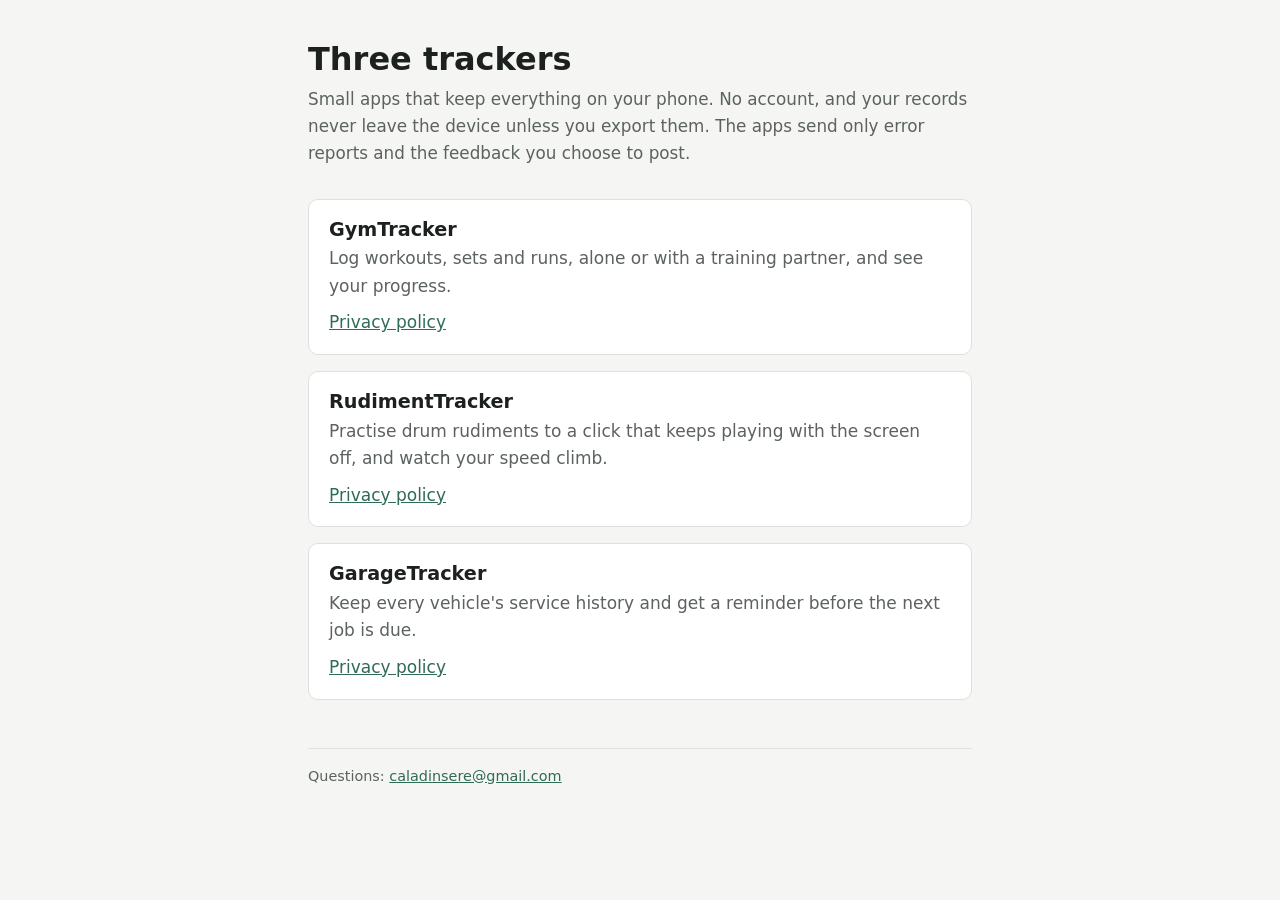
<file: index.html>
<!doctype html>
<html lang="en">
<head>
    <meta charset="utf-8">
    <meta name="viewport" content="width=device-width, initial-scale=1">
    <title>GymTracker, RudimentTracker and GarageTracker</title>
    <meta name="description" content="Three small trackers that keep everything on your phone.">
    <link rel="stylesheet" href="style.css">
</head>
<body>
<main>
    <h1>Three trackers</h1>
    <p class="lede">Small apps that keep everything on your phone. No account, and your records
        never leave the device unless you export them. The apps send only error reports and the
        feedback you choose to post.</p>

    <div class="apps">
        <section class="app">
            <h2>GymTracker</h2>
            <p>Log workouts, sets and runs, alone or with a training partner, and see your progress.</p>
            <a href="privacy/gymtracker.html">Privacy policy</a>
        </section>

        <section class="app">
            <h2>RudimentTracker</h2>
            <p>Practise drum rudiments to a click that keeps playing with the screen off, and watch your speed climb.</p>
            <a href="privacy/rudimenttracker.html">Privacy policy</a>
        </section>

        <section class="app">
            <h2>GarageTracker</h2>
            <p>Keep every vehicle's service history and get a reminder before the next job is due.</p>
            <a href="privacy/garagetracker.html">Privacy policy</a>
        </section>
    </div>

    <footer>
        Questions: <a href="mailto:caladinsere@gmail.com">caladinsere@gmail.com</a>
    </footer>
</main>
</body>
</html>
</file>
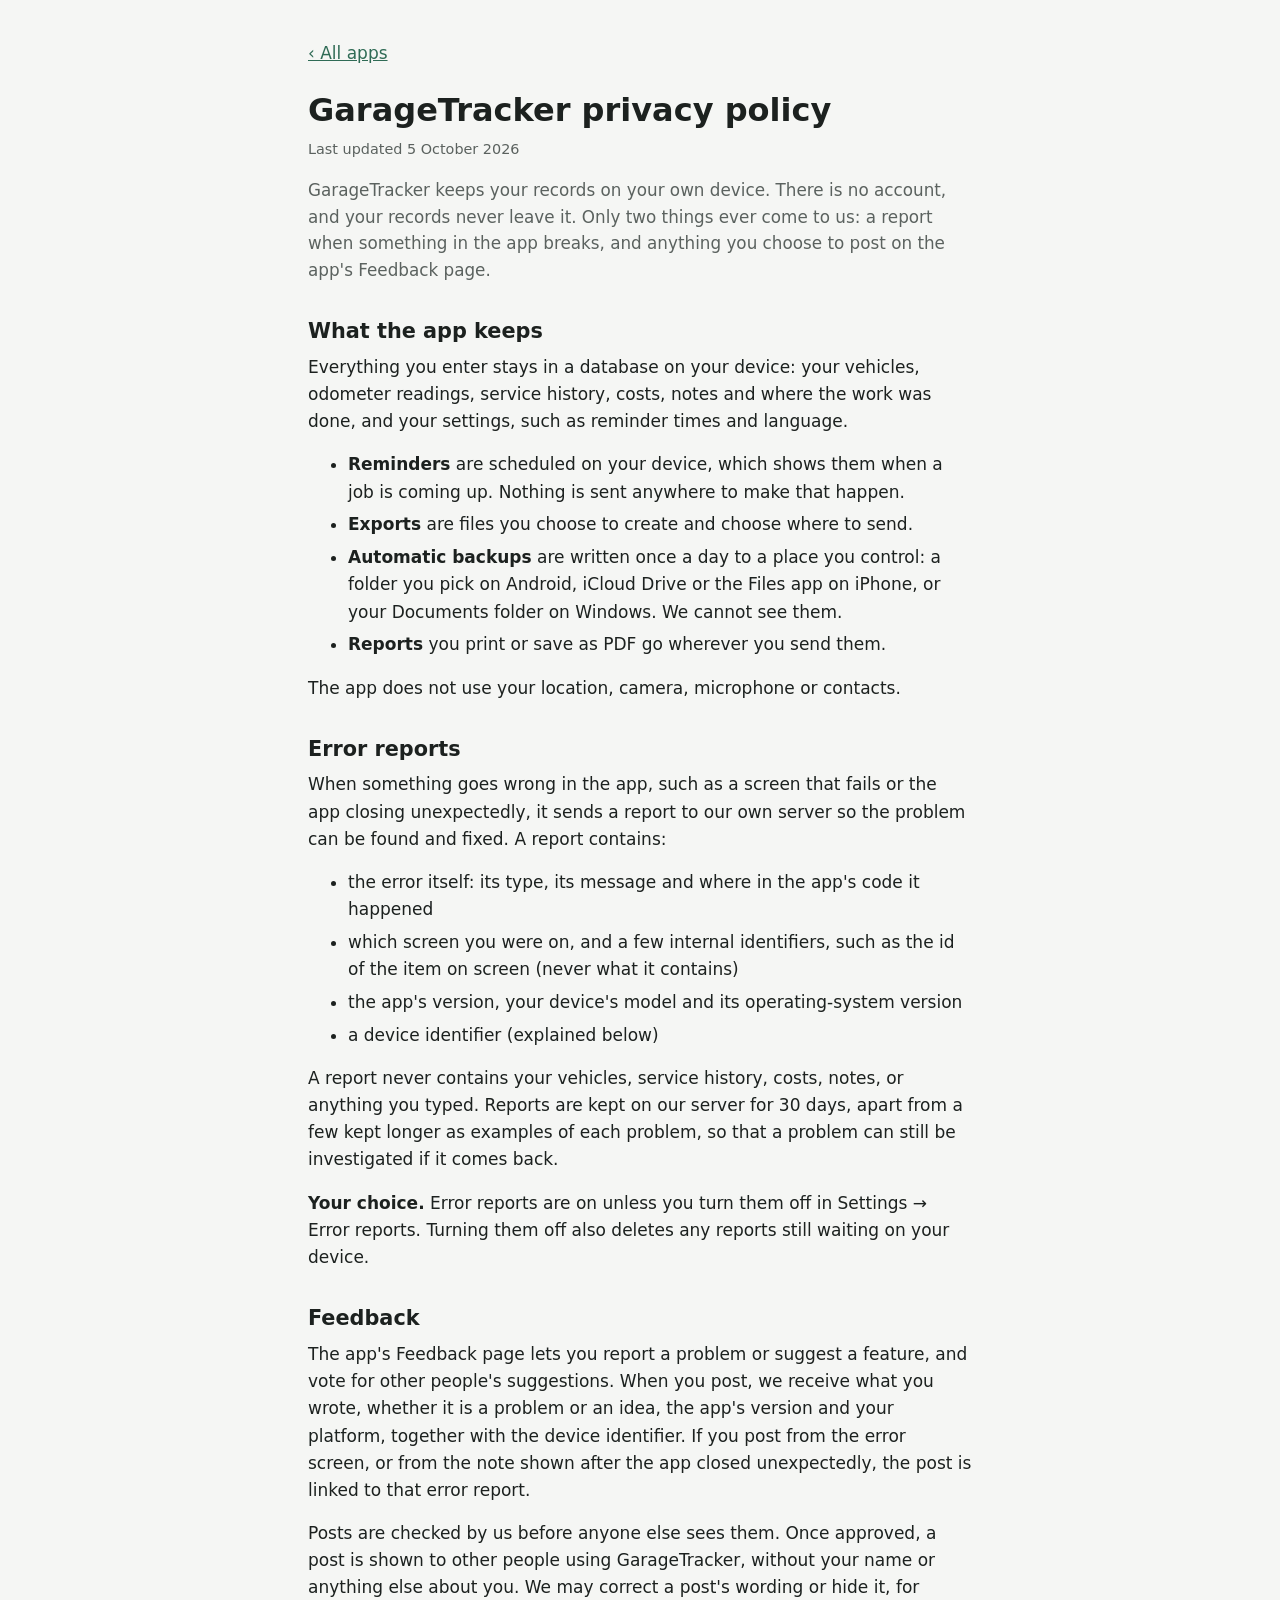
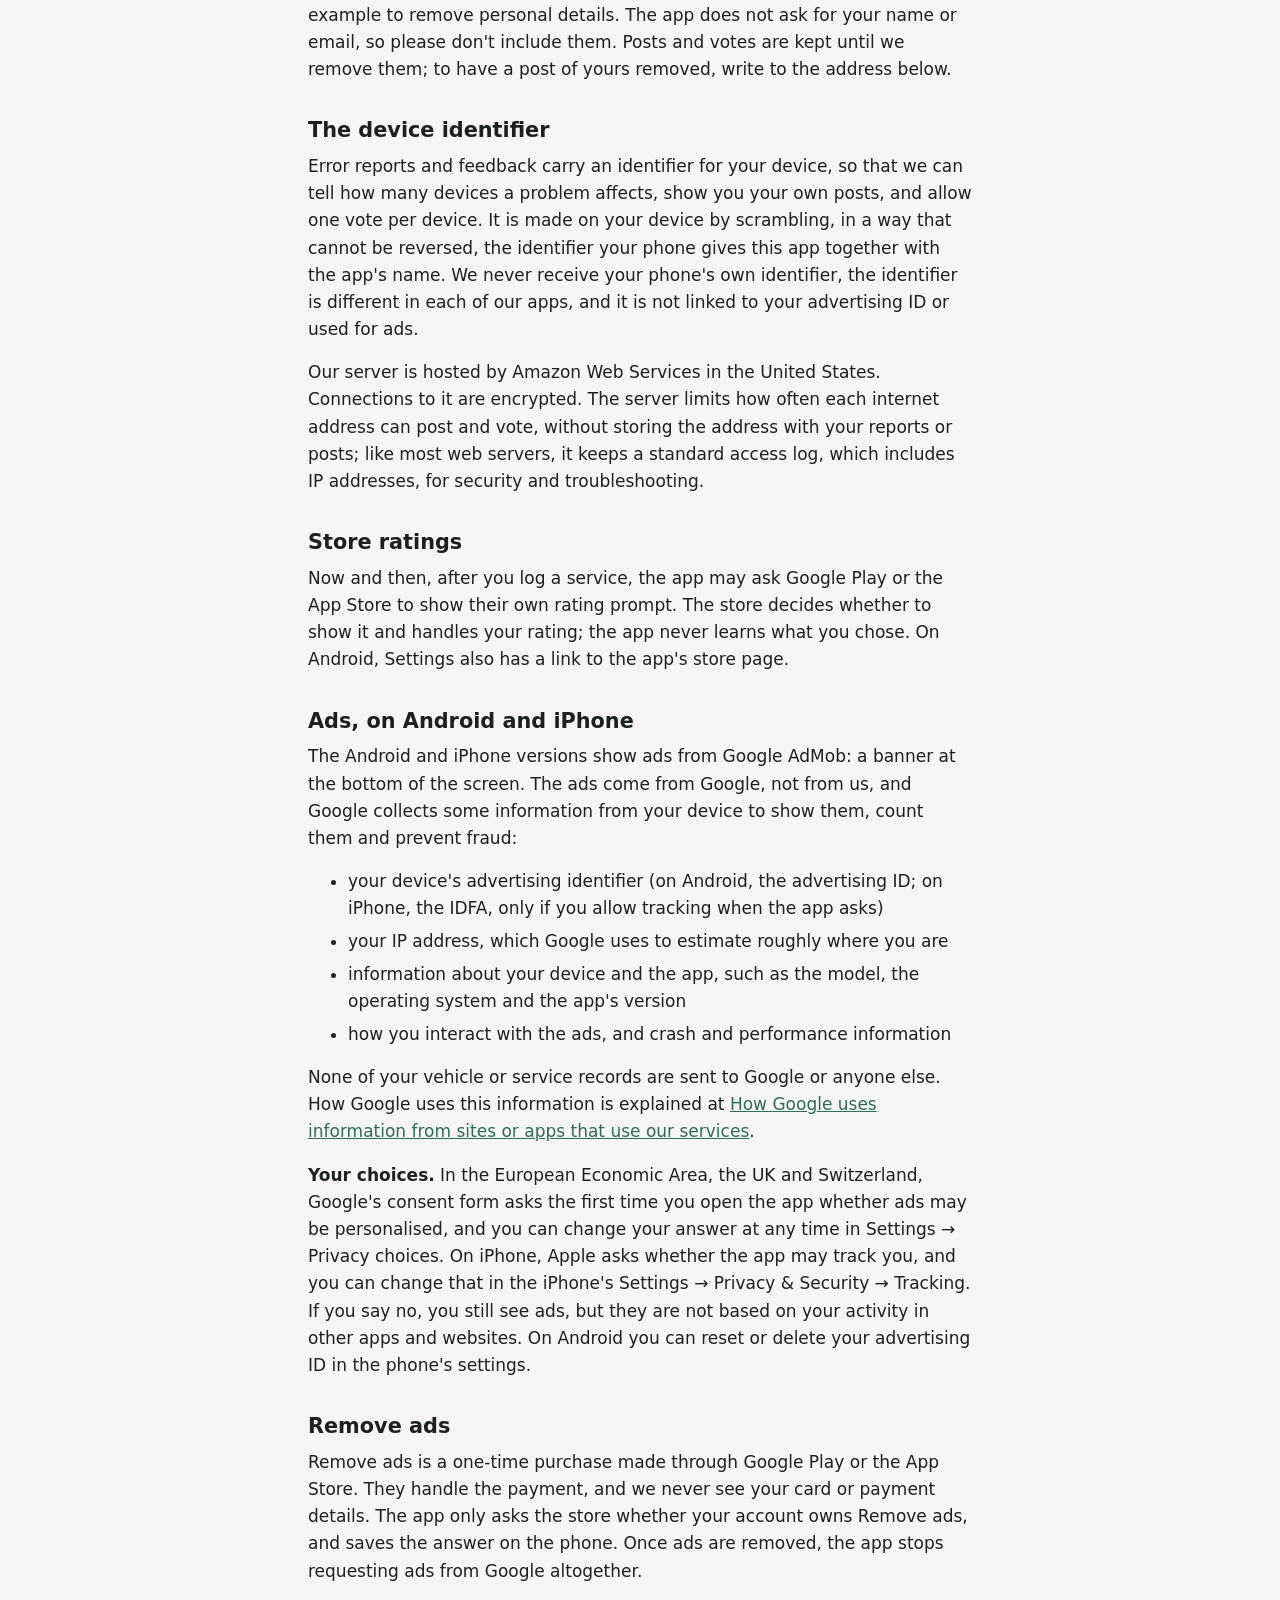
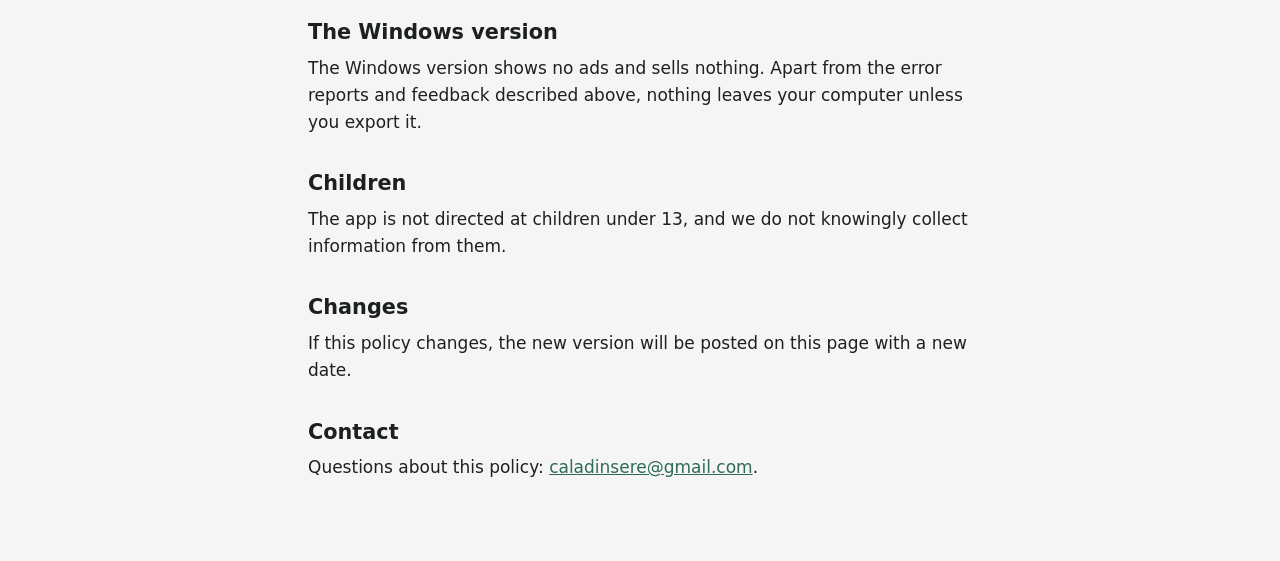
<file: privacy/garagetracker.html>
<!doctype html>
<html lang="en">
<head>
    <meta charset="utf-8">
    <meta name="viewport" content="width=device-width, initial-scale=1">
    <title>GarageTracker privacy policy</title>
    <meta name="description" content="What GarageTracker keeps, where it keeps it, and what its ads collect.">
    <link rel="stylesheet" href="../style.css">
</head>
<body>
<main>
    <a class="back" href="../index.html">‹ All apps</a>
    <h1>GarageTracker privacy policy</h1>
    <p class="updated">Last updated 5 October 2026</p>

    <p class="lede">GarageTracker keeps your records on your own device. There is no account, and your records never
        leave it. Only two things ever come to us: a report when something in the app breaks, and
        anything you choose to post on the app's Feedback page.</p>

    <h2>What the app keeps</h2>
    <p>Everything you enter stays in a database on your device: your vehicles, odometer readings,
        service history, costs, notes and where the work was done, and your settings, such as
        reminder times and language.</p>
    <ul>
        <li><strong>Reminders</strong> are scheduled on your device, which shows them when a job is
            coming up. Nothing is sent anywhere to make that happen.</li>
        <li><strong>Exports</strong> are files you choose to create and choose where to send.</li>
        <li><strong>Automatic backups</strong> are written once a day to a place you control: a
            folder you pick on Android, iCloud Drive or the Files app on iPhone, or your Documents
            folder on Windows. We cannot see them.</li>
        <li><strong>Reports</strong> you print or save as PDF go wherever you send them.</li>
    </ul>
    <p>The app does not use your location, camera, microphone or contacts.</p>

    <h2>Error reports</h2>
    <p>When something goes wrong in the app, such as a screen that fails or the app closing
        unexpectedly, it sends a report to our own server so the problem can be found and fixed.
        A report contains:</p>
    <ul>
        <li>the error itself: its type, its message and where in the app's code it happened</li>
        <li>which screen you were on, and a few internal identifiers, such as the id of the item
            on screen (never what it contains)</li>
        <li>the app's version, your device's model and its operating-system version</li>
        <li>a device identifier (explained below)</li>
    </ul>
    <p>A report never contains your vehicles, service history, costs, notes, or anything you typed. Reports are kept on our server
        for 30 days, apart from a few kept longer as examples of each problem, so that a problem
        can still be investigated if it comes back.</p>
    <p><strong>Your choice.</strong> Error reports are on unless you turn them off in Settings →
        Error reports. Turning them off also deletes any reports still waiting on your device.</p>

    <h2>Feedback</h2>
    <p>The app's Feedback page lets you report a problem or suggest a feature, and vote for other
        people's suggestions. When you post, we receive what you wrote, whether it is a problem or
        an idea, the app's version and your platform, together with the device identifier. If you
        post from the error screen, or from the note shown after the app closed unexpectedly, the
        post is linked to that error report.</p>
    <p>Posts are checked by us before anyone else sees them. Once approved, a post is shown to
        other people using GarageTracker, without your name or anything else about you. We may correct
        a post's wording or hide it, for example to remove personal details. The app does not ask
        for your name or email, so please don't include them. Posts and votes are kept until we
        remove them; to have a post of yours removed, write to the address below.</p>

    <h2>The device identifier</h2>
    <p>Error reports and feedback carry an identifier for your device, so that we can tell how many
        devices a problem affects, show you your own posts, and allow one vote per device. It is
        made on your device by scrambling, in a way that cannot be reversed, the identifier your
        phone gives this app together with the app's name. We never receive your phone's own
        identifier, the identifier is different in each of our apps, and it is not linked to your
        advertising ID or used for ads.</p>
    <p>Our server is hosted by Amazon Web Services in the United States. Connections to it are
        encrypted. The server limits how often each internet address can post and vote, without
        storing the address with your reports or posts; like most web servers, it keeps a standard
        access log, which includes IP addresses, for security and troubleshooting.</p>

    <h2>Store ratings</h2>
    <p>Now and then, after you log a service, the app may ask Google Play or the App Store to show their own
        rating prompt. The store decides whether to show it and handles your rating; the app never
        learns what you chose. On Android, Settings also has a link to the app's store page.</p>


    <h2>Ads, on Android and iPhone</h2>
    <p>The Android and iPhone versions show ads from Google AdMob: a banner at the bottom of the
        screen. The ads come from Google, not from us, and Google collects some
        information from your device to show them, count them and prevent fraud:</p>
    <ul>
        <li>your device's advertising identifier (on Android, the advertising ID; on iPhone, the
            IDFA, only if you allow tracking when the app asks)</li>
        <li>your IP address, which Google uses to estimate roughly where you are</li>
        <li>information about your device and the app, such as the model, the operating system
            and the app's version</li>
        <li>how you interact with the ads, and crash and performance information</li>
    </ul>
    <p>None of your vehicle or service records are sent to Google or anyone else. How Google uses this information
        is explained at
        <a href="https://policies.google.com/technologies/partner-sites">How Google uses information from sites or apps that use our services</a>.</p>
    <p><strong>Your choices.</strong> In the European Economic Area, the UK and Switzerland, Google's
        consent form asks the first time you open the app whether ads may be personalised, and you
        can change your answer at any time in Settings → Privacy choices. On iPhone, Apple asks
        whether the app may track you, and you can change that in the iPhone's Settings → Privacy &amp;
        Security → Tracking. If you say no, you still see ads, but they are not based on your
        activity in other apps and websites. On Android you can reset or delete your advertising ID
        in the phone's settings.</p>

    <h2>Remove ads</h2>
    <p>Remove ads is a one-time purchase made through Google Play or the App Store. They handle the
        payment, and we never see your card or payment details. The app only asks the store whether
        your account owns Remove ads, and saves the answer on the phone. Once ads are removed, the
        app stops requesting ads from Google altogether.</p>

    <h2>The Windows version</h2>
    <p>The Windows version shows no ads and sells nothing. Apart from the error reports and
        feedback described above, nothing leaves your computer unless you export it.</p>

    <h2>Children</h2>
    <p>The app is not directed at children under 13, and we do not knowingly collect information
        from them.</p>

    <h2>Changes</h2>
    <p>If this policy changes, the new version will be posted on this page with a new date.</p>

    <h2>Contact</h2>
    <p>Questions about this policy: <a href="mailto:caladinsere@gmail.com">caladinsere@gmail.com</a>.</p>
</main>
</body>
</html>
</file>
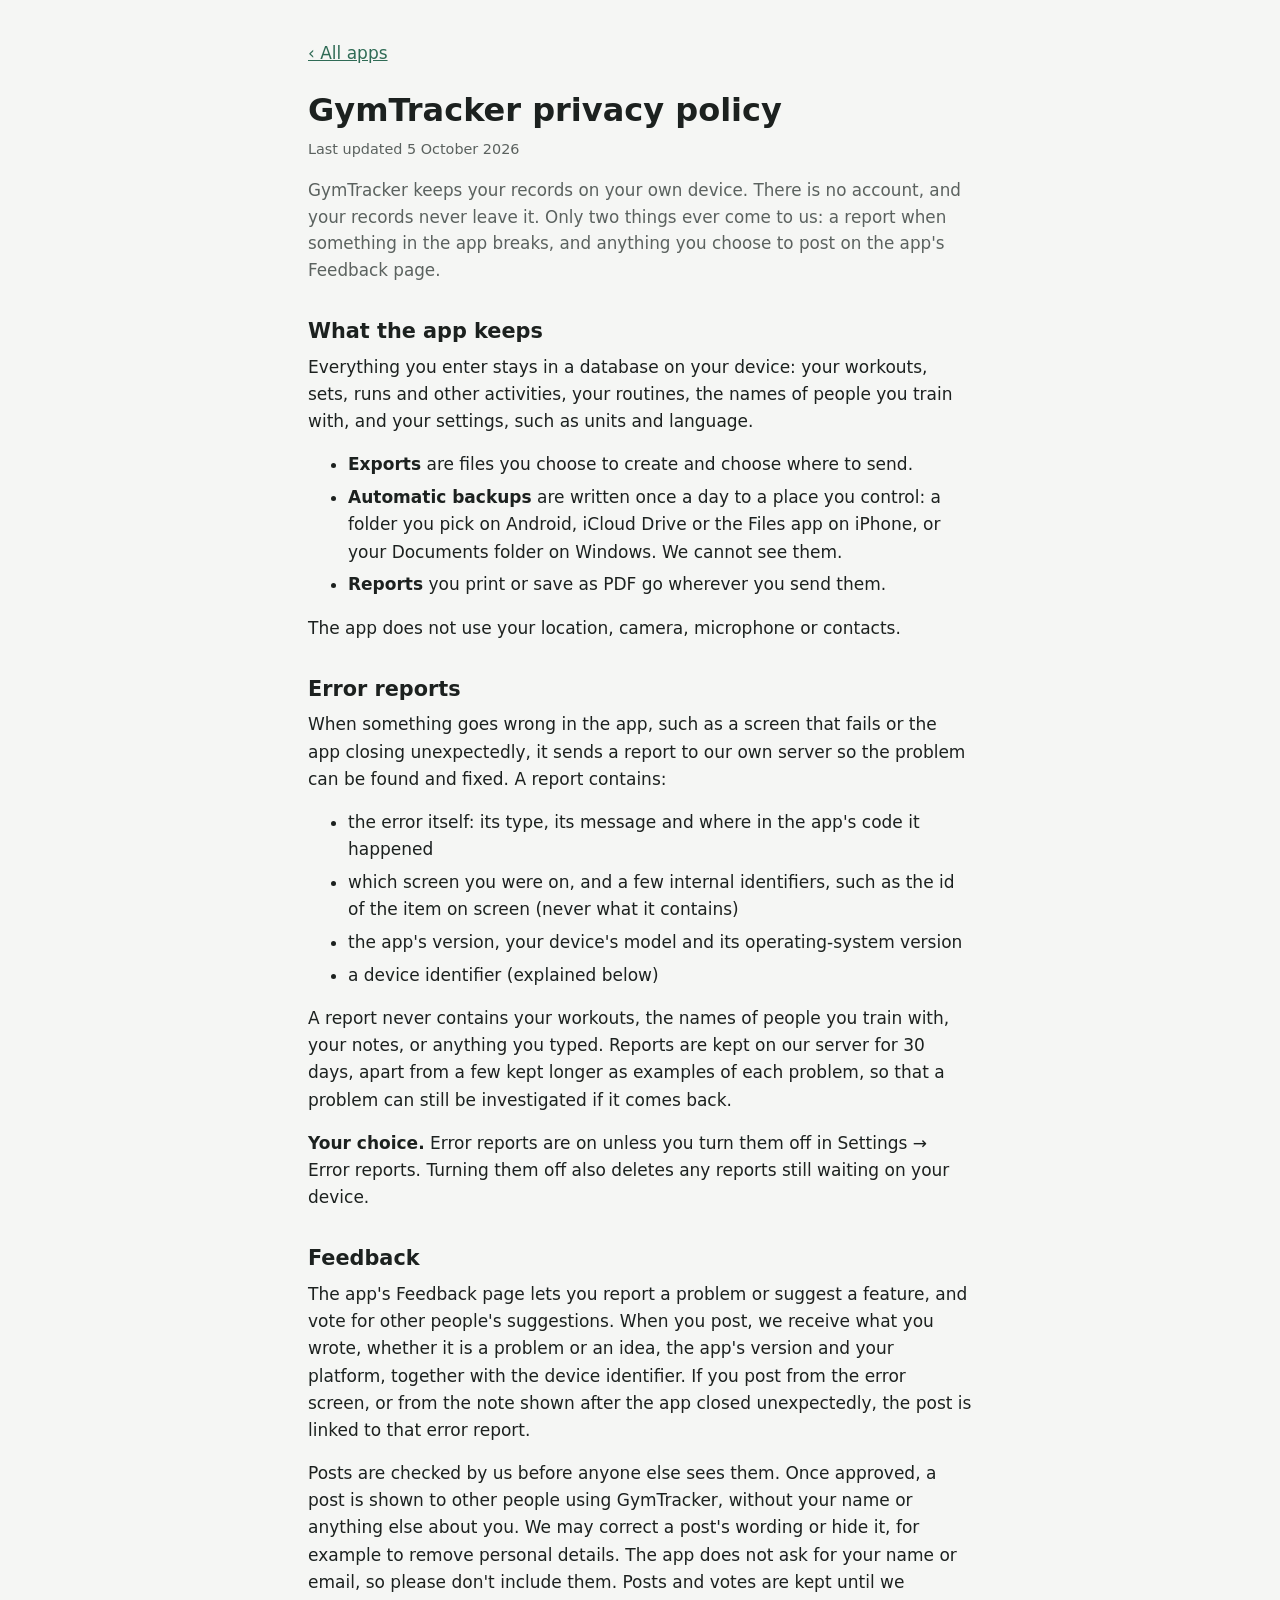
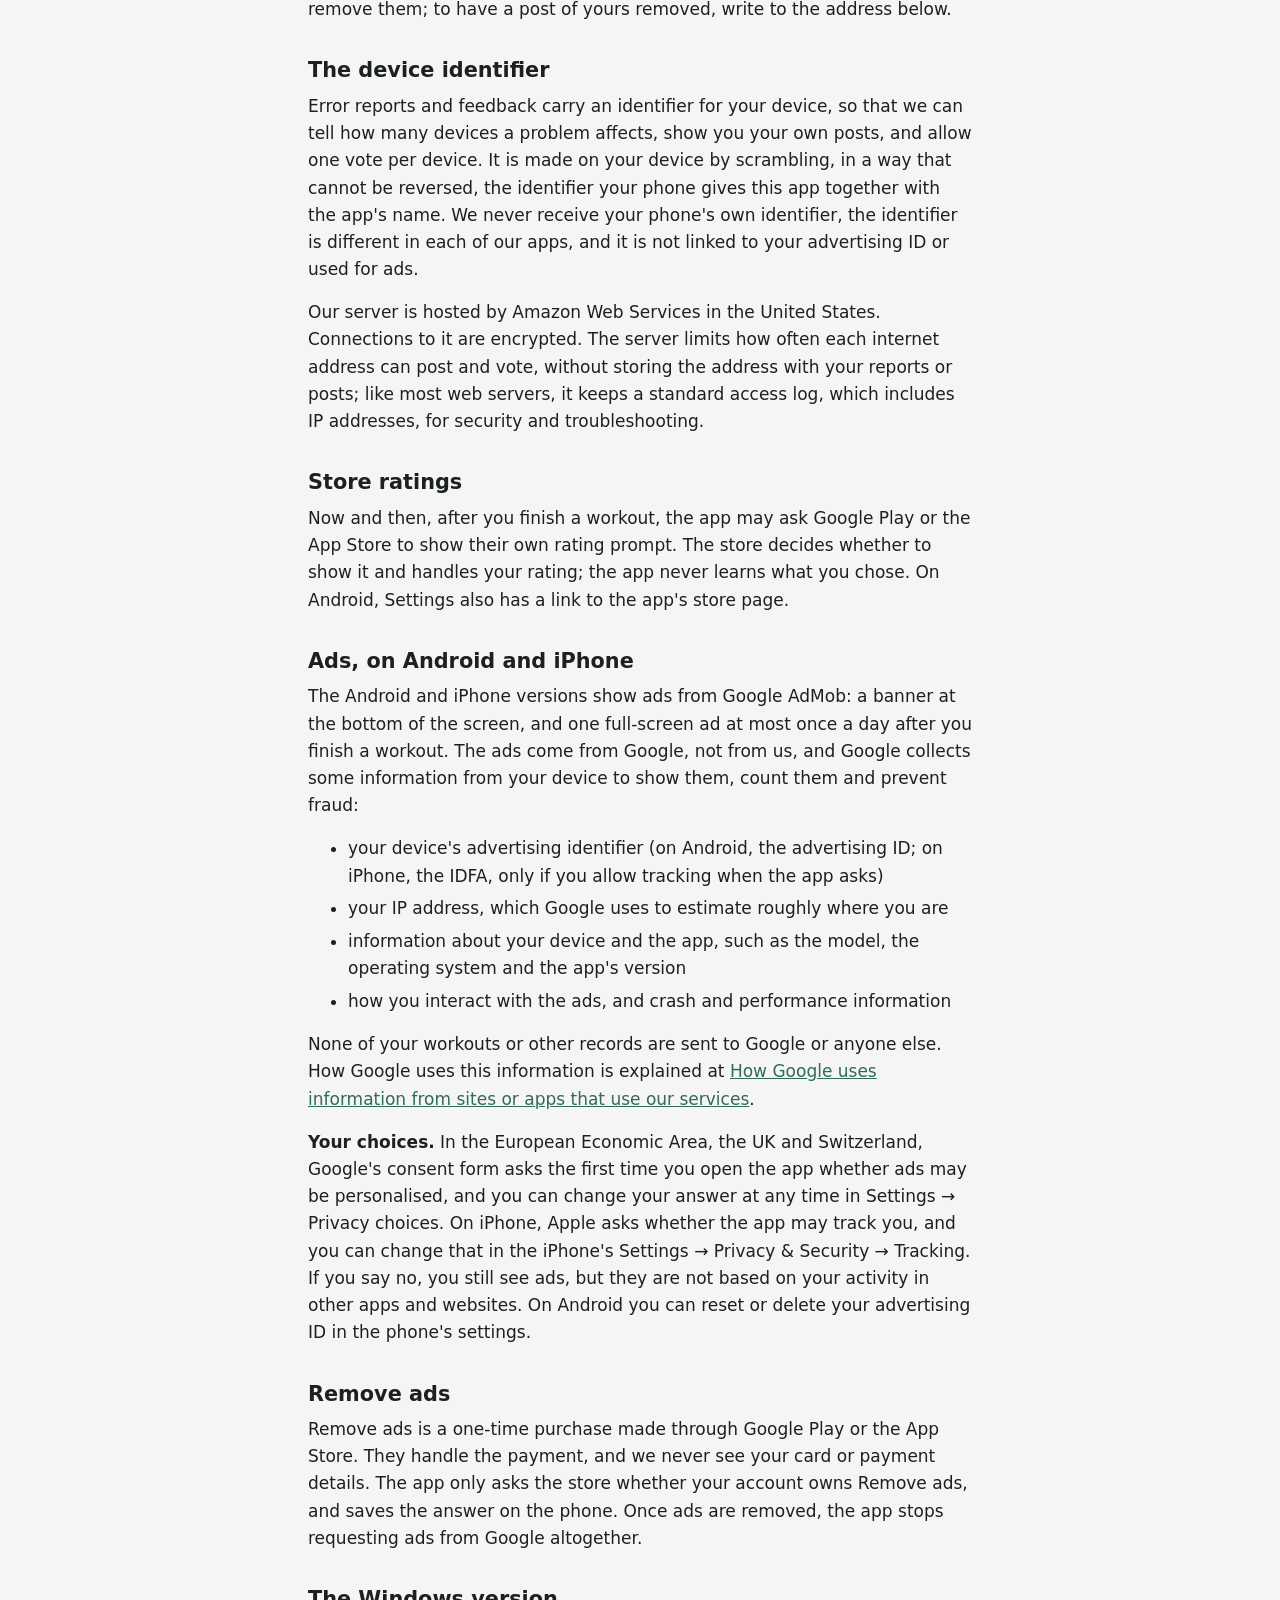
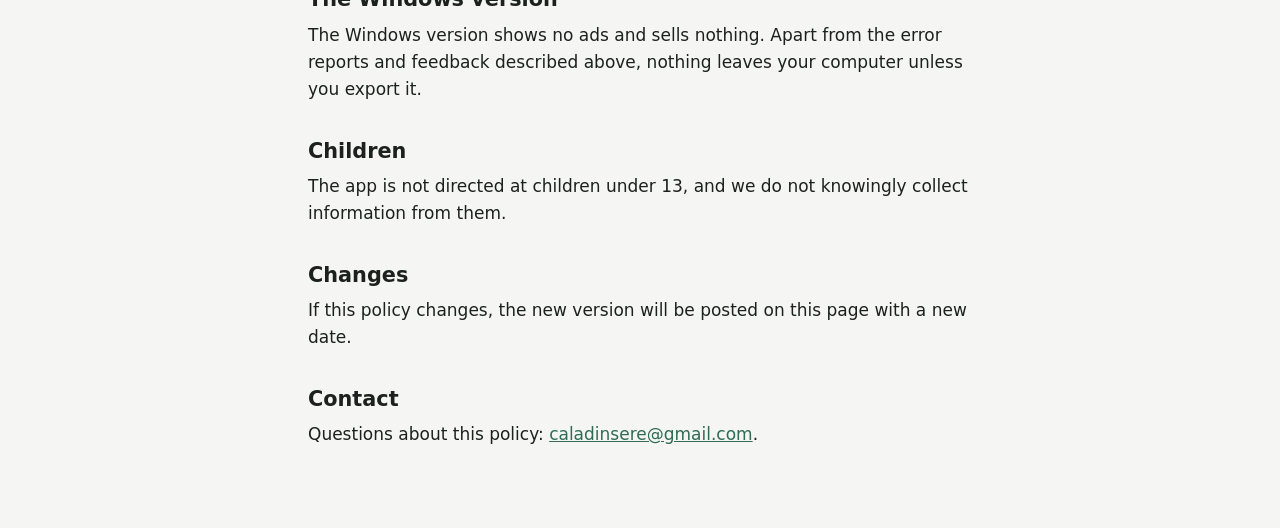
<file: privacy/gymtracker.html>
<!doctype html>
<html lang="en">
<head>
    <meta charset="utf-8">
    <meta name="viewport" content="width=device-width, initial-scale=1">
    <title>GymTracker privacy policy</title>
    <meta name="description" content="What GymTracker keeps, where it keeps it, and what its ads collect.">
    <link rel="stylesheet" href="../style.css">
</head>
<body>
<main>
    <a class="back" href="../index.html">‹ All apps</a>
    <h1>GymTracker privacy policy</h1>
    <p class="updated">Last updated 5 October 2026</p>

    <p class="lede">GymTracker keeps your records on your own device. There is no account, and your records never
        leave it. Only two things ever come to us: a report when something in the app breaks, and
        anything you choose to post on the app's Feedback page.</p>

    <h2>What the app keeps</h2>
    <p>Everything you enter stays in a database on your device: your workouts, sets, runs and other
        activities, your routines, the names of people you train with, and your settings, such as
        units and language.</p>
    <ul>
        <li><strong>Exports</strong> are files you choose to create and choose where to send.</li>
        <li><strong>Automatic backups</strong> are written once a day to a place you control: a
            folder you pick on Android, iCloud Drive or the Files app on iPhone, or your Documents
            folder on Windows. We cannot see them.</li>
        <li><strong>Reports</strong> you print or save as PDF go wherever you send them.</li>
    </ul>
    <p>The app does not use your location, camera, microphone or contacts.</p>

    <h2>Error reports</h2>
    <p>When something goes wrong in the app, such as a screen that fails or the app closing
        unexpectedly, it sends a report to our own server so the problem can be found and fixed.
        A report contains:</p>
    <ul>
        <li>the error itself: its type, its message and where in the app's code it happened</li>
        <li>which screen you were on, and a few internal identifiers, such as the id of the item
            on screen (never what it contains)</li>
        <li>the app's version, your device's model and its operating-system version</li>
        <li>a device identifier (explained below)</li>
    </ul>
    <p>A report never contains your workouts, the names of people you train with, your notes, or anything you typed. Reports are kept on our server
        for 30 days, apart from a few kept longer as examples of each problem, so that a problem
        can still be investigated if it comes back.</p>
    <p><strong>Your choice.</strong> Error reports are on unless you turn them off in Settings →
        Error reports. Turning them off also deletes any reports still waiting on your device.</p>

    <h2>Feedback</h2>
    <p>The app's Feedback page lets you report a problem or suggest a feature, and vote for other
        people's suggestions. When you post, we receive what you wrote, whether it is a problem or
        an idea, the app's version and your platform, together with the device identifier. If you
        post from the error screen, or from the note shown after the app closed unexpectedly, the
        post is linked to that error report.</p>
    <p>Posts are checked by us before anyone else sees them. Once approved, a post is shown to
        other people using GymTracker, without your name or anything else about you. We may correct
        a post's wording or hide it, for example to remove personal details. The app does not ask
        for your name or email, so please don't include them. Posts and votes are kept until we
        remove them; to have a post of yours removed, write to the address below.</p>

    <h2>The device identifier</h2>
    <p>Error reports and feedback carry an identifier for your device, so that we can tell how many
        devices a problem affects, show you your own posts, and allow one vote per device. It is
        made on your device by scrambling, in a way that cannot be reversed, the identifier your
        phone gives this app together with the app's name. We never receive your phone's own
        identifier, the identifier is different in each of our apps, and it is not linked to your
        advertising ID or used for ads.</p>
    <p>Our server is hosted by Amazon Web Services in the United States. Connections to it are
        encrypted. The server limits how often each internet address can post and vote, without
        storing the address with your reports or posts; like most web servers, it keeps a standard
        access log, which includes IP addresses, for security and troubleshooting.</p>

    <h2>Store ratings</h2>
    <p>Now and then, after you finish a workout, the app may ask Google Play or the App Store to show their own
        rating prompt. The store decides whether to show it and handles your rating; the app never
        learns what you chose. On Android, Settings also has a link to the app's store page.</p>


    <h2>Ads, on Android and iPhone</h2>
    <p>The Android and iPhone versions show ads from Google AdMob: a banner at the bottom of the
        screen, and one full-screen ad at most once a day after you finish a workout. The ads come from Google, not from us, and Google collects some
        information from your device to show them, count them and prevent fraud:</p>
    <ul>
        <li>your device's advertising identifier (on Android, the advertising ID; on iPhone, the
            IDFA, only if you allow tracking when the app asks)</li>
        <li>your IP address, which Google uses to estimate roughly where you are</li>
        <li>information about your device and the app, such as the model, the operating system
            and the app's version</li>
        <li>how you interact with the ads, and crash and performance information</li>
    </ul>
    <p>None of your workouts or other records are sent to Google or anyone else. How Google uses this information
        is explained at
        <a href="https://policies.google.com/technologies/partner-sites">How Google uses information from sites or apps that use our services</a>.</p>
    <p><strong>Your choices.</strong> In the European Economic Area, the UK and Switzerland, Google's
        consent form asks the first time you open the app whether ads may be personalised, and you
        can change your answer at any time in Settings → Privacy choices. On iPhone, Apple asks
        whether the app may track you, and you can change that in the iPhone's Settings → Privacy &amp;
        Security → Tracking. If you say no, you still see ads, but they are not based on your
        activity in other apps and websites. On Android you can reset or delete your advertising ID
        in the phone's settings.</p>

    <h2>Remove ads</h2>
    <p>Remove ads is a one-time purchase made through Google Play or the App Store. They handle the
        payment, and we never see your card or payment details. The app only asks the store whether
        your account owns Remove ads, and saves the answer on the phone. Once ads are removed, the
        app stops requesting ads from Google altogether.</p>

    <h2>The Windows version</h2>
    <p>The Windows version shows no ads and sells nothing. Apart from the error reports and
        feedback described above, nothing leaves your computer unless you export it.</p>

    <h2>Children</h2>
    <p>The app is not directed at children under 13, and we do not knowingly collect information
        from them.</p>

    <h2>Changes</h2>
    <p>If this policy changes, the new version will be posted on this page with a new date.</p>

    <h2>Contact</h2>
    <p>Questions about this policy: <a href="mailto:caladinsere@gmail.com">caladinsere@gmail.com</a>.</p>
</main>
</body>
</html>
</file>
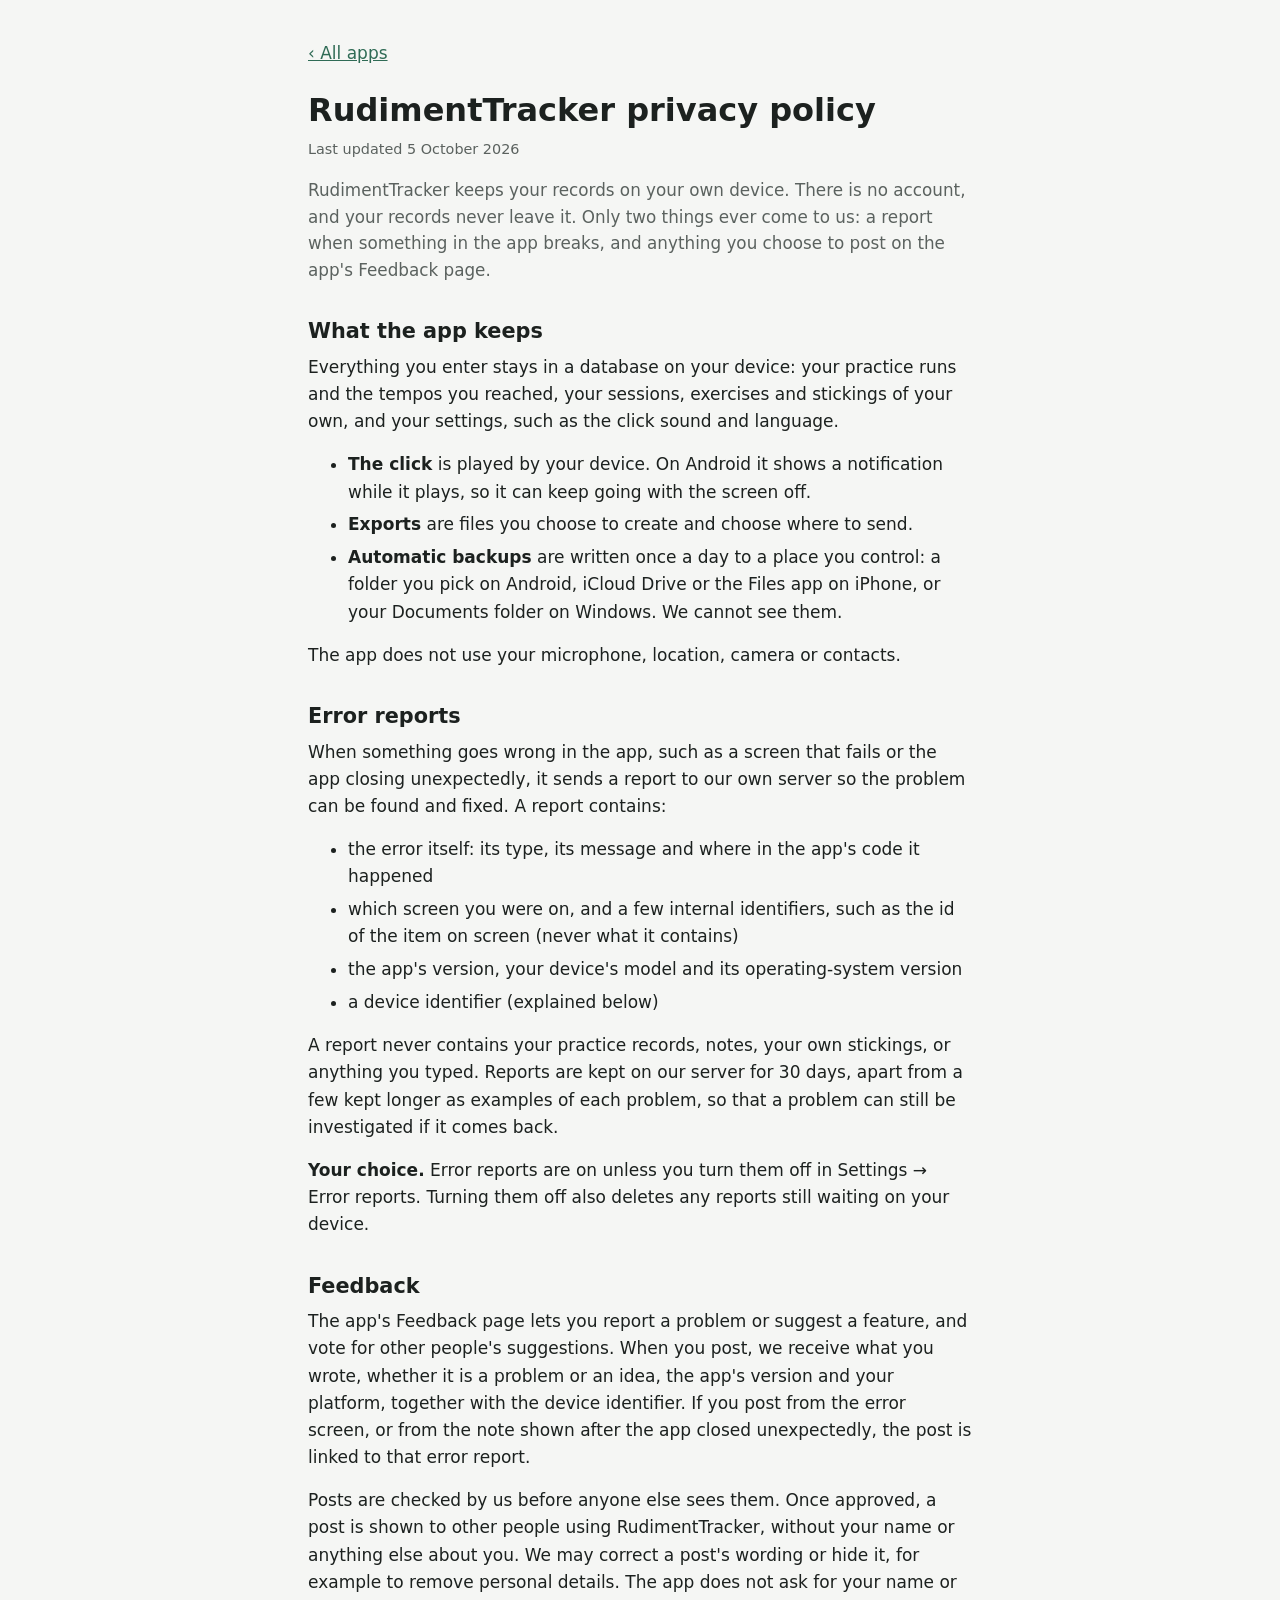
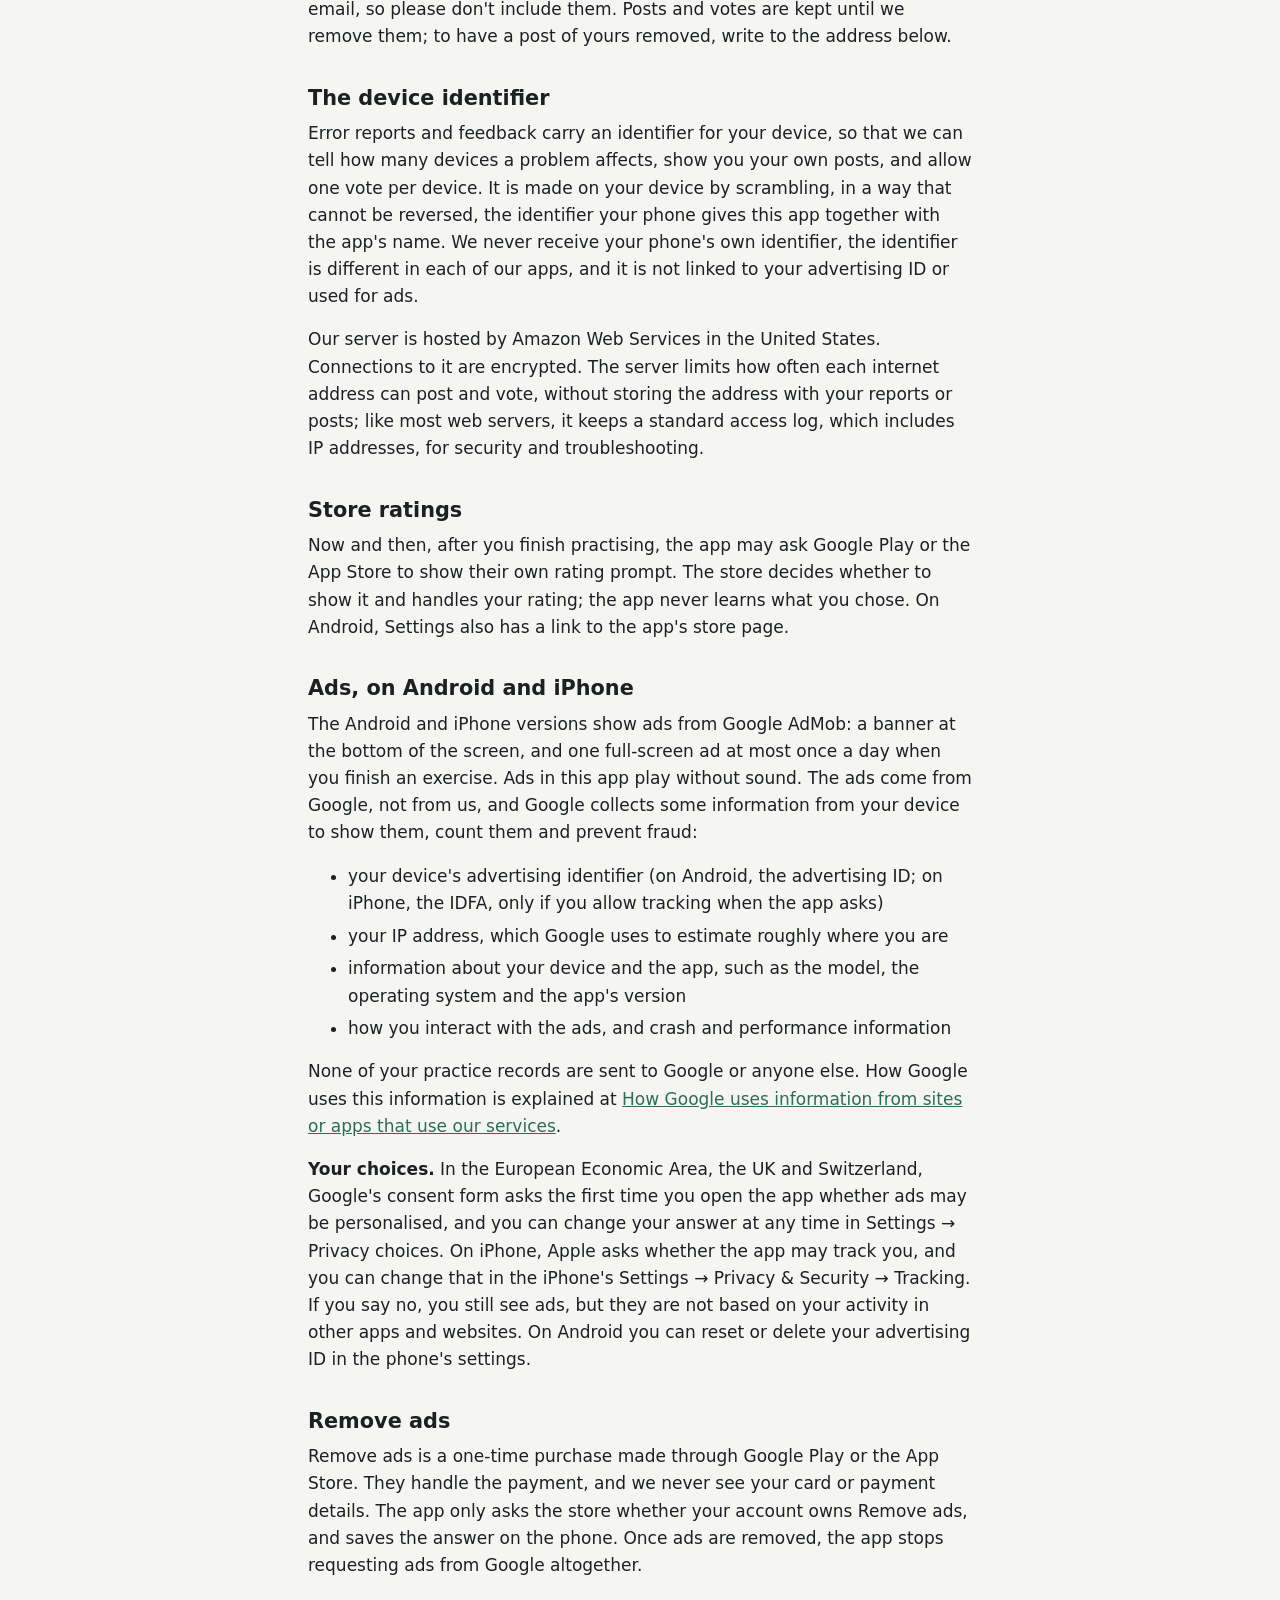
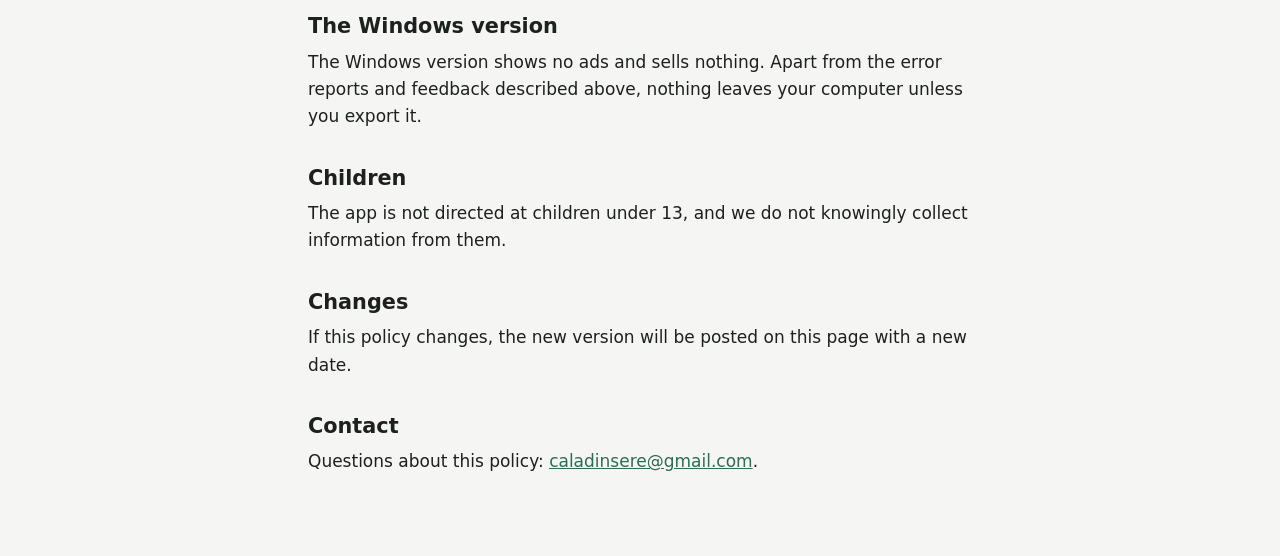
<file: privacy/rudimenttracker.html>
<!doctype html>
<html lang="en">
<head>
    <meta charset="utf-8">
    <meta name="viewport" content="width=device-width, initial-scale=1">
    <title>RudimentTracker privacy policy</title>
    <meta name="description" content="What RudimentTracker keeps, where it keeps it, and what its ads collect.">
    <link rel="stylesheet" href="../style.css">
</head>
<body>
<main>
    <a class="back" href="../index.html">‹ All apps</a>
    <h1>RudimentTracker privacy policy</h1>
    <p class="updated">Last updated 5 October 2026</p>

    <p class="lede">RudimentTracker keeps your records on your own device. There is no account, and your records never
        leave it. Only two things ever come to us: a report when something in the app breaks, and
        anything you choose to post on the app's Feedback page.</p>

    <h2>What the app keeps</h2>
    <p>Everything you enter stays in a database on your device: your practice runs and the tempos
        you reached, your sessions, exercises and stickings of your own, and your settings, such as
        the click sound and language.</p>
    <ul>
        <li><strong>The click</strong> is played by your device. On Android it shows a notification
            while it plays, so it can keep going with the screen off.</li>
        <li><strong>Exports</strong> are files you choose to create and choose where to send.</li>
        <li><strong>Automatic backups</strong> are written once a day to a place you control: a
            folder you pick on Android, iCloud Drive or the Files app on iPhone, or your Documents
            folder on Windows. We cannot see them.</li>
    </ul>
    <p>The app does not use your microphone, location, camera or contacts.</p>

    <h2>Error reports</h2>
    <p>When something goes wrong in the app, such as a screen that fails or the app closing
        unexpectedly, it sends a report to our own server so the problem can be found and fixed.
        A report contains:</p>
    <ul>
        <li>the error itself: its type, its message and where in the app's code it happened</li>
        <li>which screen you were on, and a few internal identifiers, such as the id of the item
            on screen (never what it contains)</li>
        <li>the app's version, your device's model and its operating-system version</li>
        <li>a device identifier (explained below)</li>
    </ul>
    <p>A report never contains your practice records, notes, your own stickings, or anything you typed. Reports are kept on our server
        for 30 days, apart from a few kept longer as examples of each problem, so that a problem
        can still be investigated if it comes back.</p>
    <p><strong>Your choice.</strong> Error reports are on unless you turn them off in Settings →
        Error reports. Turning them off also deletes any reports still waiting on your device.</p>

    <h2>Feedback</h2>
    <p>The app's Feedback page lets you report a problem or suggest a feature, and vote for other
        people's suggestions. When you post, we receive what you wrote, whether it is a problem or
        an idea, the app's version and your platform, together with the device identifier. If you
        post from the error screen, or from the note shown after the app closed unexpectedly, the
        post is linked to that error report.</p>
    <p>Posts are checked by us before anyone else sees them. Once approved, a post is shown to
        other people using RudimentTracker, without your name or anything else about you. We may correct
        a post's wording or hide it, for example to remove personal details. The app does not ask
        for your name or email, so please don't include them. Posts and votes are kept until we
        remove them; to have a post of yours removed, write to the address below.</p>

    <h2>The device identifier</h2>
    <p>Error reports and feedback carry an identifier for your device, so that we can tell how many
        devices a problem affects, show you your own posts, and allow one vote per device. It is
        made on your device by scrambling, in a way that cannot be reversed, the identifier your
        phone gives this app together with the app's name. We never receive your phone's own
        identifier, the identifier is different in each of our apps, and it is not linked to your
        advertising ID or used for ads.</p>
    <p>Our server is hosted by Amazon Web Services in the United States. Connections to it are
        encrypted. The server limits how often each internet address can post and vote, without
        storing the address with your reports or posts; like most web servers, it keeps a standard
        access log, which includes IP addresses, for security and troubleshooting.</p>

    <h2>Store ratings</h2>
    <p>Now and then, after you finish practising, the app may ask Google Play or the App Store to show their own
        rating prompt. The store decides whether to show it and handles your rating; the app never
        learns what you chose. On Android, Settings also has a link to the app's store page.</p>


    <h2>Ads, on Android and iPhone</h2>
    <p>The Android and iPhone versions show ads from Google AdMob: a banner at the bottom of the
        screen, and one full-screen ad at most once a day when you finish an exercise. Ads in this app play without sound. The ads come from Google, not from us, and Google collects some
        information from your device to show them, count them and prevent fraud:</p>
    <ul>
        <li>your device's advertising identifier (on Android, the advertising ID; on iPhone, the
            IDFA, only if you allow tracking when the app asks)</li>
        <li>your IP address, which Google uses to estimate roughly where you are</li>
        <li>information about your device and the app, such as the model, the operating system
            and the app's version</li>
        <li>how you interact with the ads, and crash and performance information</li>
    </ul>
    <p>None of your practice records are sent to Google or anyone else. How Google uses this information
        is explained at
        <a href="https://policies.google.com/technologies/partner-sites">How Google uses information from sites or apps that use our services</a>.</p>
    <p><strong>Your choices.</strong> In the European Economic Area, the UK and Switzerland, Google's
        consent form asks the first time you open the app whether ads may be personalised, and you
        can change your answer at any time in Settings → Privacy choices. On iPhone, Apple asks
        whether the app may track you, and you can change that in the iPhone's Settings → Privacy &amp;
        Security → Tracking. If you say no, you still see ads, but they are not based on your
        activity in other apps and websites. On Android you can reset or delete your advertising ID
        in the phone's settings.</p>

    <h2>Remove ads</h2>
    <p>Remove ads is a one-time purchase made through Google Play or the App Store. They handle the
        payment, and we never see your card or payment details. The app only asks the store whether
        your account owns Remove ads, and saves the answer on the phone. Once ads are removed, the
        app stops requesting ads from Google altogether.</p>

    <h2>The Windows version</h2>
    <p>The Windows version shows no ads and sells nothing. Apart from the error reports and
        feedback described above, nothing leaves your computer unless you export it.</p>

    <h2>Children</h2>
    <p>The app is not directed at children under 13, and we do not knowingly collect information
        from them.</p>

    <h2>Changes</h2>
    <p>If this policy changes, the new version will be posted on this page with a new date.</p>

    <h2>Contact</h2>
    <p>Questions about this policy: <a href="mailto:caladinsere@gmail.com">caladinsere@gmail.com</a>.</p>
</main>
</body>
</html>
</file>
<file: style.css>
/* One stylesheet for the whole site: a reading column, light and dark. */
:root {
    --bg: #f5f6f4;
    --surface: #ffffff;
    --ink: #1c211f;
    --muted: #5b625f;
    --line: #dde1de;
    --accent: #2f6b55;
    color-scheme: light;
}

@media (prefers-color-scheme: dark) {
    :root {
        --bg: #141816;
        --surface: #1c211f;
        --ink: #e7ebe8;
        --muted: #a2aaa6;
        --line: #2e3532;
        --accent: #7fc3a7;
        color-scheme: dark;
    }
}

* { box-sizing: border-box; }

body {
    margin: 0;
    background: var(--bg);
    color: var(--ink);
    font: 17px/1.6 system-ui, -apple-system, "Segoe UI", Roboto, sans-serif;
}

main {
    max-width: 44rem;
    margin: 0 auto;
    padding: 2.5rem 1.25rem 4rem;
}

h1, h2, h3 { line-height: 1.2; text-wrap: balance; }
h1 { font-size: 2rem; margin: 0 0 0.5rem; }
h2 { font-size: 1.3rem; margin: 2.2rem 0 0.6rem; }
h3 { font-size: 1.05rem; margin: 1.4rem 0 0.4rem; }
p, ul { margin: 0 0 1rem; }
li { margin-bottom: 0.35rem; }
a { color: var(--accent); }

.lede { color: var(--muted); font-size: 1.05rem; }
.updated { color: var(--muted); font-size: 0.9rem; }

.apps { display: grid; gap: 1rem; margin-top: 2rem; }

.app {
    background: var(--surface);
    border: 1px solid var(--line);
    border-radius: 10px;
    padding: 1.1rem 1.25rem;
}

.app h2 { margin: 0 0 0.3rem; font-size: 1.2rem; }
.app p { margin: 0 0 0.6rem; color: var(--muted); }

.back { display: inline-block; margin-bottom: 1.5rem; }

footer {
    margin-top: 3rem;
    padding-top: 1rem;
    border-top: 1px solid var(--line);
    color: var(--muted);
    font-size: 0.9rem;
}
</file>
